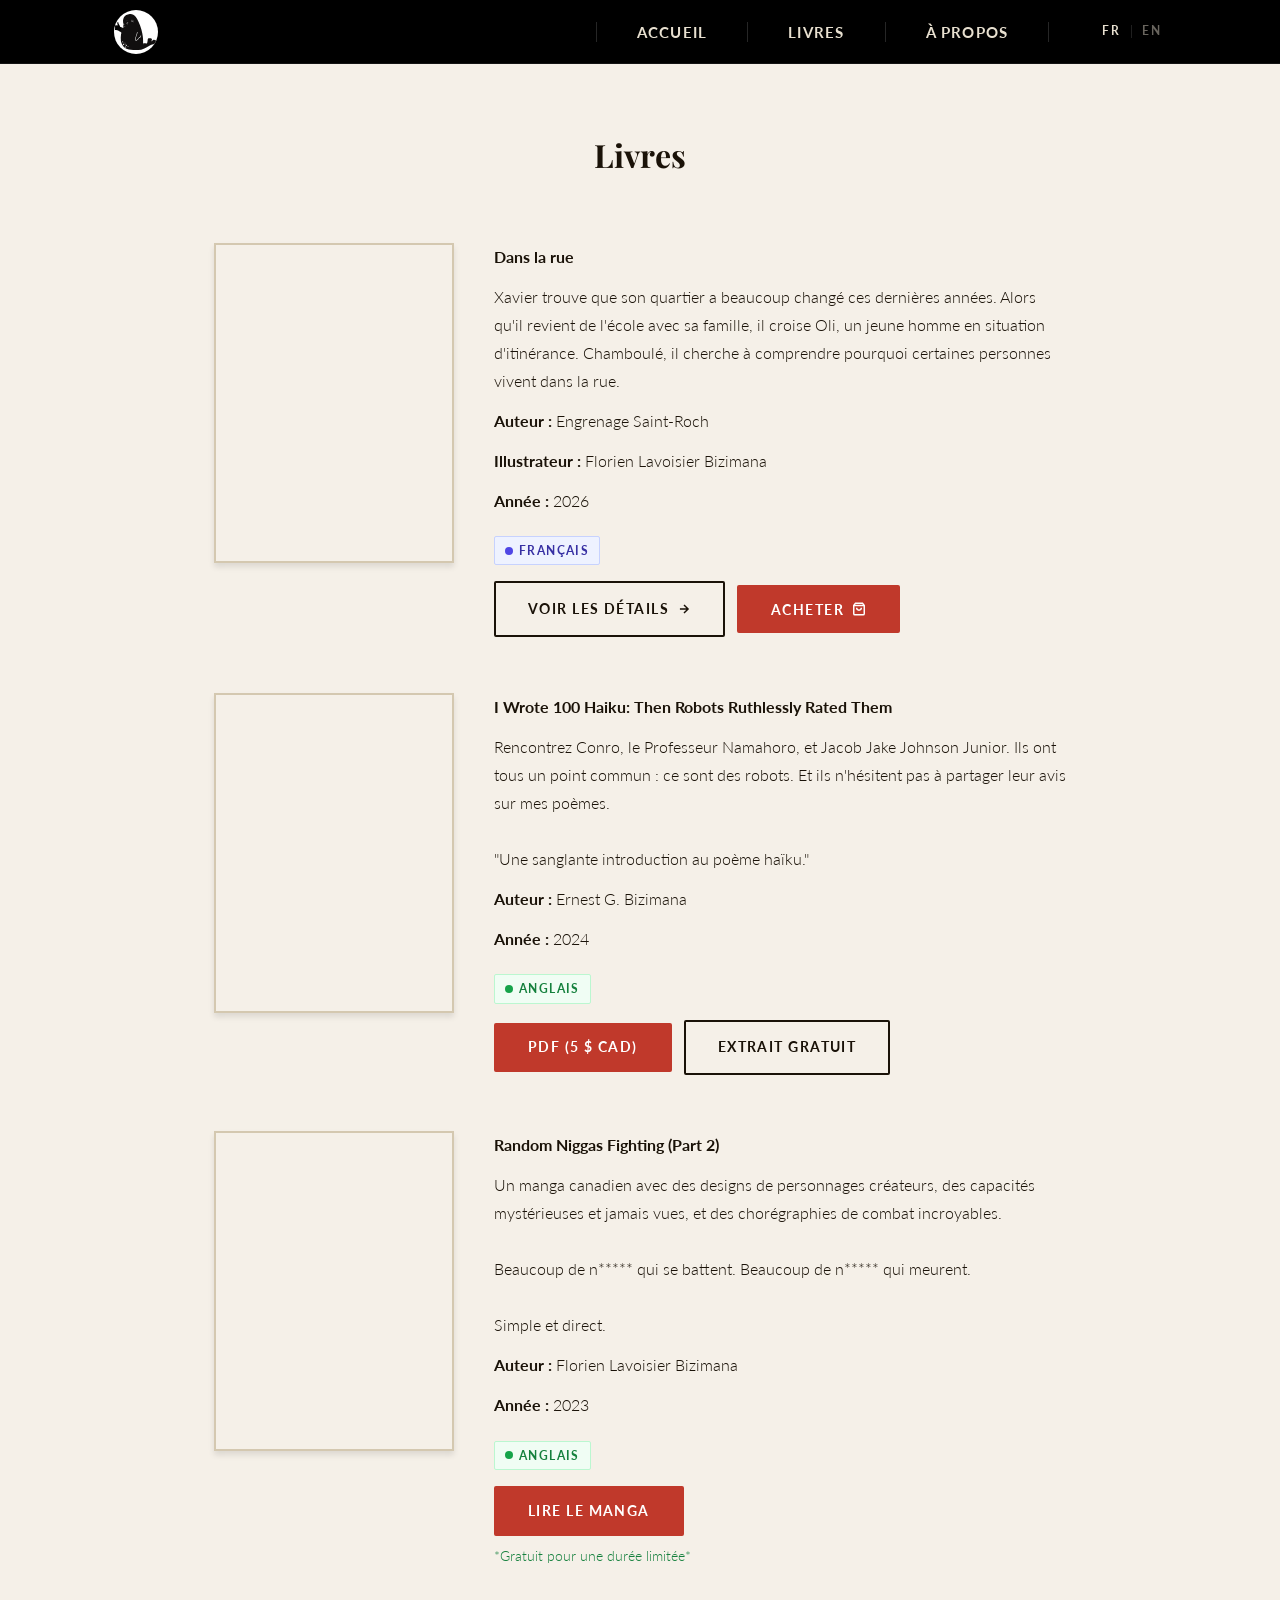
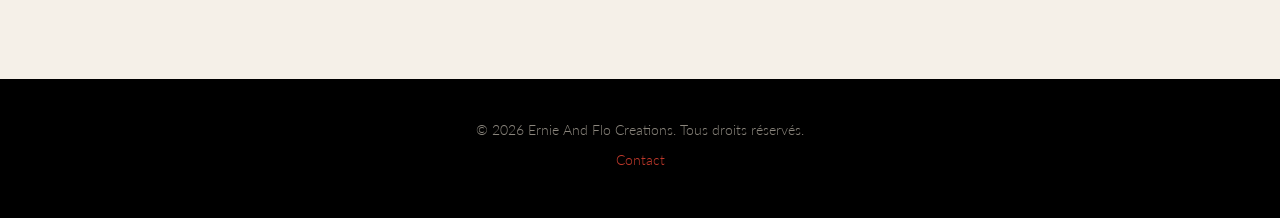
<file: books.html>
<!DOCTYPE html>
<html lang="fr">
<head>
  <meta charset="UTF-8">
  <meta name="viewport" content="width=device-width, initial-scale=1.0">
  <meta name="description" content="Livres par Ernie And Flo Creations -- poesie, manga, et plus.">
  <title>Livres -- Ernie And Flo</title>
  <link rel="stylesheet" href="css/styles.css">
  <link rel="stylesheet" href="css/i18n.css">
  <link rel="icon" type="image/png" href="/favicon-96x96.png" sizes="96x96" />
  <link rel="icon" type="image/svg+xml" href="/favicon.svg" />
  <link rel="shortcut icon" href="/favicon.ico" />
  <link rel="apple-touch-icon" sizes="180x180" href="/apple-touch-icon.png" />
  <meta name="apple-mobile-web-app-title" content="EAF" />
  <link rel="manifest" href="/site.webmanifest" />
</head>
<body>

  <header>
    <nav>
      <a href="index.html" class="nav-logo" aria-label="Retour a l'accueil">
        <img
          src="images/meme_sealofapproval.svg"
          alt="Ernie And Flo"
          width="44" height="44"
        >
      </a>

      <button id="menu-toggle" class="menu-toggle" aria-expanded="false" aria-controls="dropdown-menu"
        data-i18n-aria="nav.toggle">
        <svg xmlns="http://www.w3.org/2000/svg" width="24" height="24" fill="none" viewBox="0 0 24 24" stroke="currentColor" stroke-width="2" aria-hidden="true">
          <path stroke-linecap="round" stroke-linejoin="round" d="M4 6h16M4 12h16m-7 6h7" />
        </svg>
      </button>

      <ul class="nav-links" role="navigation" data-i18n-aria="nav.label">
        <li><div class="nav-divider" aria-hidden="true"></div></li>
        <li><a href="index.html"  data-i18n="nav.home">Accueil</a></li>
        <li><div class="nav-divider" aria-hidden="true"></div></li>
        <li><a href="books.html"  data-i18n="nav.books">Livres</a></li>
        <li><div class="nav-divider" aria-hidden="true"></div></li>
        <li><a href="about.html"  data-i18n="nav.about">A propos</a></li>
        <li><div class="nav-divider" aria-hidden="true"></div></li>
      </ul>

      <div id="dropdown-menu" class="dropdown-menu" role="navigation" data-i18n-aria="nav.mobile">
        <a href="index.html"  data-i18n="nav.home">Accueil</a>
        <a href="books.html"  data-i18n="nav.books">Livres</a>
        <a href="about.html"  data-i18n="nav.about">A propos</a>
      </div>
    </nav>
  </header>


  <section class="section" aria-labelledby="books-heading">
    <h1 class="section__title" id="books-heading" data-i18n="books.heading">Livres</h1>

    <div class="book-list">

      <!-- ── Dans la rue (French) ──────────────────────────── -->
      <article class="book-card" id="dans-la-rue">
        <div class="book-cover book-cover--dlr" role="img" aria-label="Couverture de Dans la rue"></div>

        <div class="book-info">
          <ul class="book-info__meta">
            <!--
              Book title is intentionally NOT wrapped in data-i18n.
              Titles are never translated, per project rules.
            -->
            <li><strong>Dans la rue</strong></li>
            <li data-i18n="books.dlr.desc">
              Xavier trouve que son quartier a beaucoup change ces dernieres annees...
            </li>
            <li>
              <strong data-i18n="books.dlr.author">Auteur :</strong>
              Engrenage Saint-Roch
            </li>
            <li>
              <strong data-i18n="books.dlr.illustrator">Illustrateur :</strong>
              Florien Lavoisier Bizimana
            </li>
            <li>
              <strong data-i18n="books.dlr.year">Annee :</strong>
              2026
            </li>
          </ul>

          <!-- Book language badge -->
          <span class="book-lang-badge" data-book-lang="fr">Francais</span>

          <div class="book-info__actions" style="margin-top: 1rem;">
            <a href="danslarue.html" class="btn btn-secondary">
              <span data-i18n="books.dlr.cta.details">Voir les details</span>
              <svg width="14" height="14" viewBox="0 0 24 24" fill="none" stroke="currentColor" stroke-width="2.5" aria-hidden="true"><path d="M5 12h14M12 5l7 7-7 7"/></svg>
            </a>
            <button class="btn btn-primary" data-open-buy aria-haspopup="dialog" aria-controls="buy-modal">
              <span data-i18n="books.dlr.cta.buy">Acheter</span>
              <svg width="14" height="14" viewBox="0 0 24 24" fill="none" stroke="currentColor" stroke-width="2.5" aria-hidden="true"><path d="M6 2L3 6v14a2 2 0 002 2h14a2 2 0 002-2V6l-3-4z"/><line x1="3" y1="6" x2="21" y2="6"/><path d="M16 10a4 4 0 01-8 0"/></svg>
            </button>
          </div>
        </div>
      </article>

      <!-- ── I Wrote 100 Haiku (English) ──────────────────── -->
      <article class="book-card" id="iw1hh">
        <div class="book-cover book-cover--iw1hh" role="img" aria-label="Cover of I Wrote 100 Haiku"></div>

        <div class="book-info">
          <ul class="book-info__meta">
            <li><strong>I Wrote 100 Haiku: Then Robots Ruthlessly Rated Them</strong></li>
            <li data-i18n="books.iw1hh.desc__html"></li>
            <li>
              <strong data-i18n="books.iw1hh.author">Auteur :</strong>
              Ernest G. Bizimana
            </li>
            <li>
              <strong data-i18n="books.iw1hh.year">Annee :</strong>
              2024
            </li>
          </ul>

          <!-- Book language badge -->
          <span class="book-lang-badge" data-book-lang="en">Anglais</span>

          <div class="book-info__actions" style="margin-top: 1rem;">
            <a href="https://buymeacoffee.com/grossetete/e/377888" class="btn btn--red" target="_blank" rel="noopener">
              <span data-i18n="books.iw1hh.cta.pdf">PDF (5$ CAD)</span>
            </a>
            <a href="sample.html" class="btn btn-secondary">
              <span data-i18n="books.iw1hh.cta.sample">Extrait gratuit</span>
            </a>
          </div>
        </div>
      </article>

      <!-- ── Random Niggas Fighting Pt.2 (English) ─────────── -->
      <article class="book-card" id="rnf2">
        <div class="book-cover book-cover--rnf2" role="img" aria-label="Cover of Random Niggas Fighting Part 2"></div>

        <div class="book-info">
          <ul class="book-info__meta">
            <li><strong>Random Niggas Fighting (Part 2)</strong></li>
            <li data-i18n="books.rnf2.desc__html"></li>
            <li>
              <strong data-i18n="books.rnf2.author">Auteur :</strong>
              Florien Lavoisier Bizimana
            </li>
            <li>
              <strong data-i18n="books.rnf2.year">Annee :</strong>
              2023
            </li>
          </ul>

          <!-- Book language badge -->
          <span class="book-lang-badge" data-book-lang="en">Anglais</span>

          <div class="book-info__actions" style="margin-top: 1rem;">
            <a href="https://globalcomix.com/c/random-niggas-fighting-part-2" class="btn btn--red" target="_blank" rel="noopener">
              <span data-i18n="books.rnf2.cta.read">Lire le manga</span>
            </a>
          </div>
          <p class="book-info__note" data-i18n="books.rnf2.note">*Gratuit pour une duree limitee*</p>
        </div>
      </article>

      <!--
        ADD NEW BOOKS:
        1. Copy an <article class="book-card"> block above.
        2. Give it a unique id.
        3. Add a .book-cover--[slug] CSS rule in styles.css (section 12).
        4. Set data-book-lang="fr" or "en" on the .book-lang-badge.
        5. Add translation keys in js/i18n.js under both "fr" and "en".
      -->

    </div>
  </section>


  <!-- BUY MODAL (Dans la rue) -->
  <div id="buy-modal" class="modal-overlay" role="dialog" aria-modal="true" aria-labelledby="modal-title">
    <div class="modal-box">
      <button id="modal-close-btn" class="modal-close" data-i18n-aria="modal.close">✕</button>

      <h2 class="modal-title" id="modal-title" data-i18n="modal.title">Ou l'acheter</h2>
      <p class="modal-subtitle" data-i18n="modal.subtitle">Choisissez votre libraire prefere :</p>

      <div class="modal-links">
        <a href="https://www.miditrente.ca/fr/produit/dans-la-rue" class="modal-link" target="_blank" rel="noopener">
          <span data-i18n="modal.miditrente">Editions Midi trente (editeur)</span>
          <span class="link-arrow" aria-hidden="true">→</span>
        </a>
        <a href="https://pantoute.leslibraires.ca/livres/dans-la-rue-album-psychoeducatif-pour-mieux-comprendre-l-itinerance-9782925568124" class="modal-link" target="_blank" rel="noopener">
          <span data-i18n="modal.pantoute">Librairie Pantoute</span>
          <span class="link-arrow" aria-hidden="true">→</span>
        </a>
        <a href="https://www.archambault.ca/livres/dans-la-rue-album-psycho%C3%A9ducatif-pour-mieux-comprendre-l'itin%C3%A9rance/collectif/9782925568124/?id=4594699&cat=1890822" class="modal-link" target="_blank" rel="noopener">
          <span data-i18n="modal.archambault">Archambault</span>
          <span class="link-arrow" aria-hidden="true">→</span>
        </a>
        <a href="https://www.renaud-bray.com/Livres_Produit.aspx?id=4594699&def=Dans+la+rue+%3a+Album+psycho%c3%a9ducatif+pour+mieux+comprendre+l%27itin%c3%a9rance%2cCOLLECTIF%2c9782925568124" class="modal-link" target="_blank" rel="noopener">
          <span data-i18n="modal.renaudbray">Renaud-Bray</span>
          <span class="link-arrow" aria-hidden="true">→</span>
        </a>
      </div>

      <hr class="modal-divider">

      <div class="modal-library-section">
        <p class="modal-library-label" data-i18n="modal.lib.label">Ou consultez-le gratuitement</p>
        <a href="http://catalogue.bibliothequedequebec.qc.ca/client/fr_CA/general/search/detailnonmodal/ent:$002f$002fSD_ILS$002f0$002fSD_ILS:1207609/ada" class="modal-link" target="_blank" rel="noopener">
          <span data-i18n="modal.bib">Bibliotheque de Quebec</span>
          <span class="link-arrow" aria-hidden="true">→</span>
        </a>
      </div>
    </div>
  </div>


  <footer>
    <div class="footer-inner">
      <p data-i18n="footer.copy">&copy; 2026 Ernie And Flo Creations. Tous droits reserves.</p>
      <p><a href="about.html" data-i18n="footer.contact">Contact</a></p>
    </div>
  </footer>

  <script src="js/i18n.js"></script>
  <script src="js/i18n-engine.js"></script>
  <script src="js/main.js"></script>
</body>
</html>
</file>
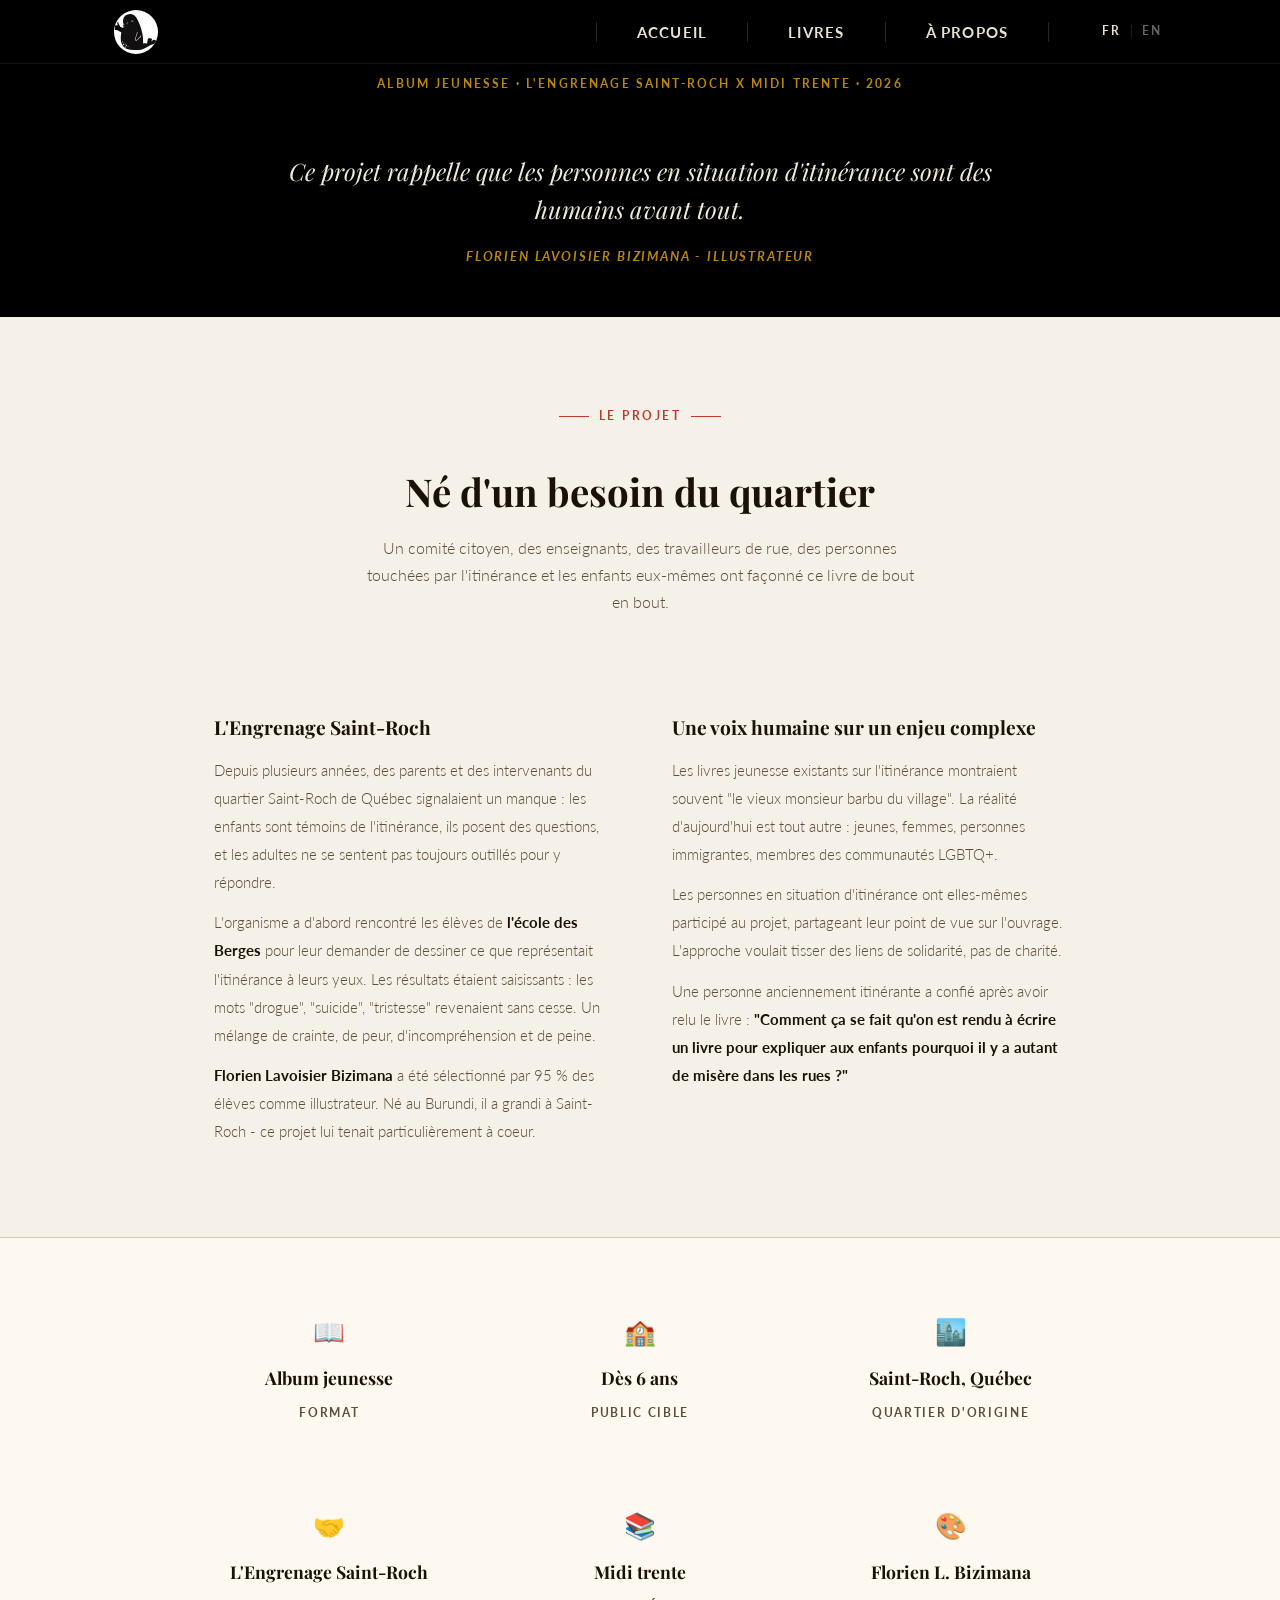
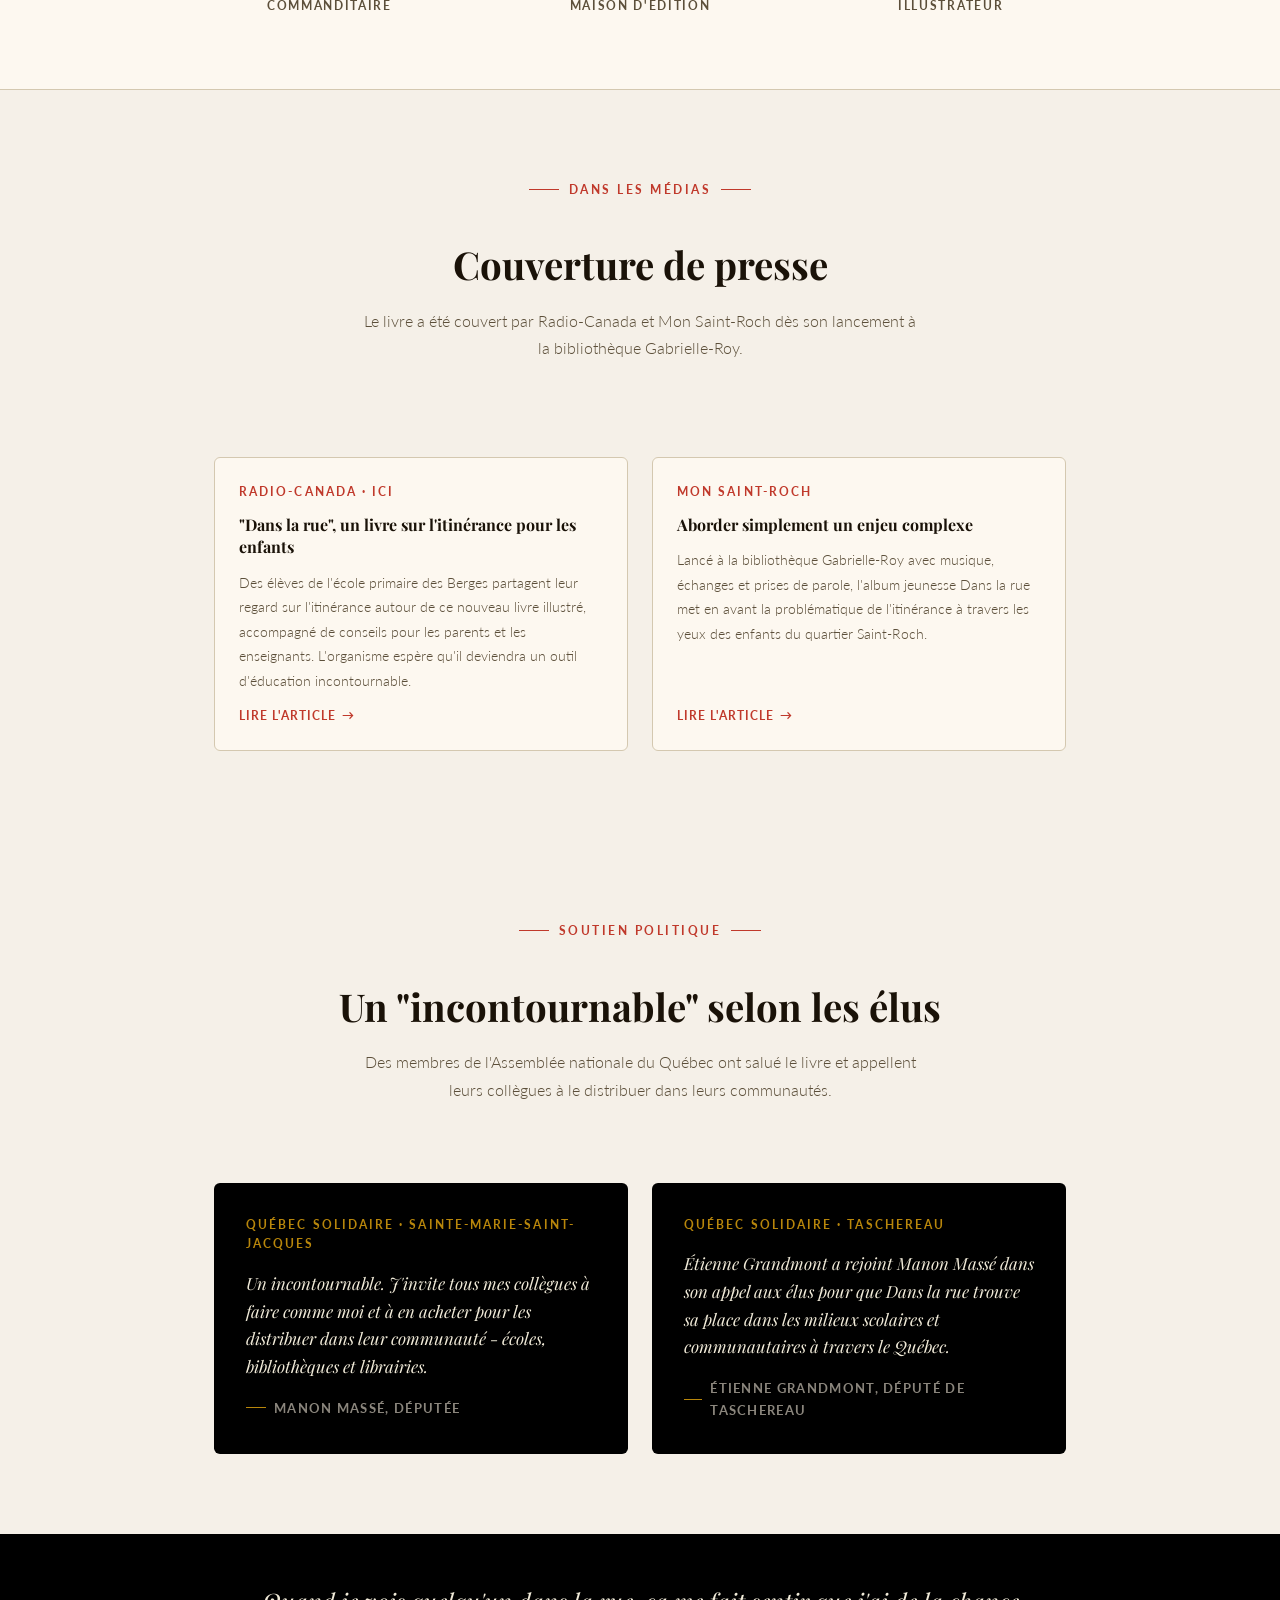
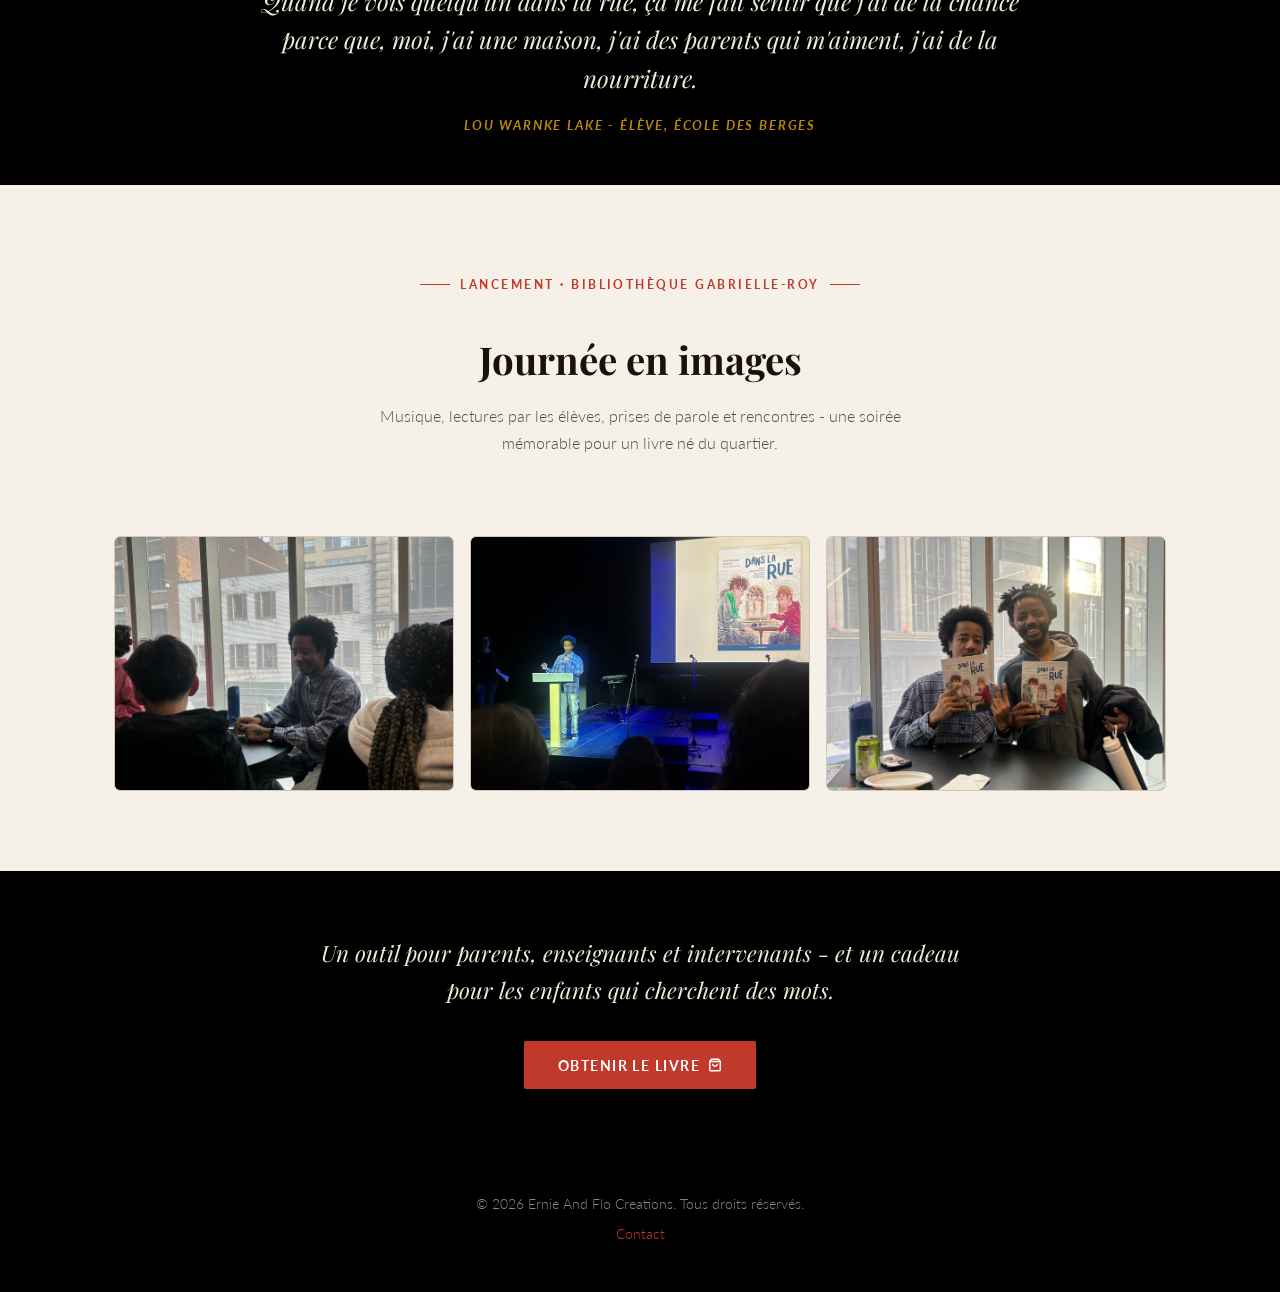
<file: danslarue.html>
<!DOCTYPE html>
<html lang="fr">
<head>
  <meta charset="UTF-8">
  <meta name="viewport" content="width=device-width, initial-scale=1.0">
  <meta name="description" content="Dans la rue -- album jeunesse sur l'itinerance, illustre par Florien Lavoisier Bizimana.">
  <title>Dans la rue -- Ernie And Flo</title>
  <link rel="stylesheet" href="css/styles.css">
  <link rel="stylesheet" href="css/i18n.css">
  <link rel="icon" type="image/png" href="/favicon-96x96.png" sizes="96x96" />
  <link rel="icon" type="image/svg+xml" href="/favicon.svg" />
  <link rel="shortcut icon" href="/favicon.ico" />
  <link rel="apple-touch-icon" sizes="180x180" href="/apple-touch-icon.png" />
  <meta name="apple-mobile-web-app-title" content="EAF" />
  <link rel="manifest" href="/site.webmanifest" />
</head>
<body>

  <header>
    <nav>
      <a href="index.html" class="nav-logo" aria-label="Retour a l'accueil">
        <img
          src="images/meme_sealofapproval.svg"
          alt="Ernie And Flo"
          width="44" height="44"
        >
      </a>

      <button id="menu-toggle" class="menu-toggle" aria-expanded="false" aria-controls="dropdown-menu"
        data-i18n-aria="nav.toggle">
        <svg xmlns="http://www.w3.org/2000/svg" fill="none" viewBox="0 0 24 24" stroke="currentColor" aria-hidden="true">
          <path stroke-linecap="round" stroke-linejoin="round" stroke-width="2" d="M4 6h16M4 12h16m-7 6h7"/>
        </svg>
      </button>

      <ul class="nav-links" role="navigation" data-i18n-aria="nav.label">
        <li><div class="nav-divider" aria-hidden="true"></div></li>
        <li><a href="index.html" data-i18n="nav.home">Accueil</a></li>
        <li><div class="nav-divider" aria-hidden="true"></div></li>
        <li><a href="books.html" data-i18n="nav.books">Livres</a></li>
        <li><div class="nav-divider" aria-hidden="true"></div></li>
        <li><a href="about.html" data-i18n="nav.about">A propos</a></li>
        <li><div class="nav-divider" aria-hidden="true"></div></li>
      </ul>

      <div id="dropdown-menu" class="dropdown-menu" role="navigation" data-i18n-aria="nav.mobile">
        <a href="index.html" data-i18n="nav.home">Accueil</a>
        <a href="books.html" data-i18n="nav.books">Livres</a>
        <a href="about.html" data-i18n="nav.about">A propos</a>
      </div>
    </nav>
  </header>


  <div class="page-intro">
    <p data-i18n="dlr.banner">Album jeunesse · L'Engrenage Saint-Roch x Midi trente · 2026</p>
  </div>

  <div class="quote-band">
    <blockquote data-i18n="dlr.quote">
      Ce projet rappelle que les personnes en situation d'itinerance sont des humains avant tout.
    </blockquote>
    <cite data-i18n="dlr.quote.cite">Florien Lavoisier Bizimana - Illustrateur</cite>
  </div>

  <section class="section-block">
    <p class="section-label" data-i18n="dlr.project.label">Le projet</p>
    <h2 class="section-block__title" data-i18n="dlr.project.title">Ne d'un besoin du quartier</h2>
    <p class="section-block__lead" data-i18n="dlr.project.lead">
      Un comite citoyen, des enseignants, des travailleurs de rue, des personnes touchees par
      l'itinerance et les enfants eux-memes ont faconne ce livre de bout en bout.
    </p>
  </section>

  <div class="project-grid">
    <div class="project-col">
      <h3 data-i18n="dlr.col1.title">L'Engrenage Saint-Roch</h3>
      <p data-i18n="dlr.col1.p1"></p>
      <p data-i18n="dlr.col1.p2__html"></p>
      <p data-i18n="dlr.col1.p3__html"></p>
    </div>
    <div class="project-col">
      <h3 data-i18n="dlr.col2.title">Une voix humaine sur un enjeu complexe</h3>
      <p data-i18n="dlr.col2.p1"></p>
      <p data-i18n="dlr.col2.p2"></p>
      <p data-i18n="dlr.col2.p3__html"></p>
    </div>
  </div>

  <div class="info-grid">
    <div class="info-grid-inner">
      <div class="info-item">
        <div class="info-icon">📖</div>
        <span class="info-value" data-i18n="dlr.info.format.value">Album jeunesse</span>
        <span class="info-key"   data-i18n="dlr.info.format.key">Format</span>
      </div>
      <div class="info-item">
        <div class="info-icon">🏫</div>
        <span class="info-value" data-i18n="dlr.info.age.value">Des 6 ans</span>
        <span class="info-key"   data-i18n="dlr.info.age.key">Public cible</span>
      </div>
      <div class="info-item">
        <div class="info-icon">🏙️</div>
        <span class="info-value" data-i18n="dlr.info.hood.value">Saint-Roch, Quebec</span>
        <span class="info-key"   data-i18n="dlr.info.hood.key">Quartier d'origine</span>
      </div>
      <div class="info-item">
        <div class="info-icon">🤝</div>
        <span class="info-value" data-i18n="dlr.info.sponsor.value">L'Engrenage Saint-Roch</span>
        <span class="info-key"   data-i18n="dlr.info.sponsor.key">Commanditaire</span>
      </div>
      <div class="info-item">
        <div class="info-icon">📚</div>
        <span class="info-value" data-i18n="dlr.info.publisher.value">Midi trente</span>
        <span class="info-key"   data-i18n="dlr.info.publisher.key">Maison d'edition</span>
      </div>
      <div class="info-item">
        <div class="info-icon">🎨</div>
        <span class="info-value" data-i18n="dlr.info.illus.value">Florien L. Bizimana</span>
        <span class="info-key"   data-i18n="dlr.info.illus.key">Illustrateur</span>
      </div>
    </div>
  </div>

  <section class="section-block">
    <p class="section-label" data-i18n="dlr.press.label">Dans les medias</p>
    <h2 class="section-block__title" data-i18n="dlr.press.title">Couverture de presse</h2>
    <p class="section-block__lead" data-i18n="dlr.press.lead"></p>
  </section>

  <div class="press-grid" style="padding-bottom: 5rem;">
    <div class="press-card">
      <span class="press-card__outlet" data-i18n="dlr.press1.outlet">Radio-Canada · ICI</span>
      <h3 class="press-card__headline" data-i18n="dlr.press1.headline"></h3>
      <p class="press-card__excerpt" data-i18n="dlr.press1.excerpt"></p>
      <a href="https://ici.radio-canada.ca/nouvelle/2244074/livre-itinerance-eleves-saint-roch"
        target="_blank" rel="noopener" class="press-card__link">
        <span data-i18n="dlr.press1.link">Lire l'article</span> →
      </a>
    </div>
    <div class="press-card">
      <span class="press-card__outlet" data-i18n="dlr.press2.outlet">Mon Saint-Roch</span>
      <h3 class="press-card__headline" data-i18n="dlr.press2.headline"></h3>
      <p class="press-card__excerpt" data-i18n="dlr.press2.excerpt"></p>
      <a href="https://monsaintroch.com/2026/aborder-simplement-un-enjeu-complexe-dans-la-rue-un-album-jeunesse-sur-litinerance/"
        target="_blank" rel="noopener" class="press-card__link">
        <span data-i18n="dlr.press2.link">Lire l'article</span> →
      </a>
    </div>
  </div>

  <section class="section-block" style="padding-bottom: 2rem;">
    <p class="section-label" data-i18n="dlr.endorse.label">Soutien politique</p>
    <h2 class="section-block__title" data-i18n="dlr.endorse.title">Un "incontournable" selon les elus</h2>
    <p class="section-block__lead" data-i18n="dlr.endorse.lead"></p>
  </section>

  <div class="endorsement-political">
    <div class="political-card">
      <span class="political-card__tag" data-i18n="dlr.card1.tag">Quebec solidaire · Sainte-Marie-Saint-Jacques</span>
      <p class="political-card__quote" data-i18n="dlr.card1.quote"></p>
      <span class="political-card__name" data-i18n="dlr.card1.name">Manon Masse, deputee</span>
    </div>
    <div class="political-card">
      <span class="political-card__tag" data-i18n="dlr.card2.tag">Quebec solidaire · Taschereau</span>
      <p class="political-card__quote" data-i18n="dlr.card2.quote__html"></p>
      <span class="political-card__name" data-i18n="dlr.card2.name">Etienne Grandmont, depute de Taschereau</span>
    </div>
  </div>

  <div class="quote-band">
    <blockquote data-i18n="dlr.children.quote">
      Quand je vois quelqu'un dans la rue, ca me fait sentir que j'ai de la chance
      parce que, moi, j'ai une maison, j'ai des parents qui m'aiment, j'ai de la nourriture.
    </blockquote>
    <cite data-i18n="dlr.children.cite">Lou Warnke Lake - eleve, ecole des Berges</cite>
  </div>

  <section class="section-block" style="padding-bottom: 2rem;">
    <p class="section-label" data-i18n="dlr.gallery.label">Lancement · Bibliotheque Gabrielle-Roy</p>
    <h2 class="section-block__title" data-i18n="dlr.gallery.title">Journee en images</h2>
    <p class="section-block__lead" data-i18n="dlr.gallery.lead"></p>
  </section>

  <div class="gallery">
    <div class="gallery-item">
      <img
        src="images/meet-and-greet.jpg"
        data-i18n-aria="dlr.gallery.alt1"
        alt="Lancement de Dans la rue a la bibliotheque Gabrielle-Roy"
        onerror="this.parentElement.style.background='var(--color-bg)'; this.style.display='none';"
      >
    </div>
    <div class="gallery-item">
      <img
        src="images/auditorium.jpg"
        data-i18n-aria="dlr.gallery.alt2"
        alt="Meet and greet avec Florien Bizimana"
        onerror="this.parentElement.style.background='var(--color-bg)'; this.style.display='none';"
      >
    </div>
    <div class="gallery-item">
      <img
        src="images/flo-and-ernie.jpg"
        data-i18n-aria="dlr.gallery.alt3"
        alt="Eleves de l'ecole des Berges au lancement"
        onerror="this.parentElement.style.background='var(--color-bg)'; this.style.display='none';"
      >
    </div>
  </div>

  <div class="quote-band" style="padding: 4rem 1.5rem;">
    <p style="font-family:var(--font-display);font-size:clamp(1.1rem,2.5vw,1.4rem);font-style:italic;color:#f0ead8;max-width:640px;margin:0 auto 2rem;line-height:1.65;"
      data-i18n="dlr.final.quote">
      Un outil pour parents, enseignants et intervenants - et un cadeau pour les enfants qui cherchent des mots.
    </p>
    <button class="btn btn-primary" data-open-buy aria-haspopup="dialog" aria-controls="buy-modal">
      <span data-i18n="dlr.final.cta">Obtenir le livre</span>
      <svg width="14" height="14" viewBox="0 0 24 24" fill="none" stroke="currentColor" stroke-width="2.5" aria-hidden="true"><path d="M6 2L3 6v14a2 2 0 002 2h14a2 2 0 002-2V6l-3-4z"/><line x1="3" y1="6" x2="21" y2="6"/><path d="M16 10a4 4 0 01-8 0"/></svg>
    </button>
  </div>

  <footer>
    <div class="footer-inner">
      <p data-i18n="footer.copy">&copy; 2026 Ernie And Flo Creations. Tous droits reserves.</p>
      <p><a href="about.html" data-i18n="footer.contact">Contact</a></p>
    </div>
  </footer>

  <!-- BUY MODAL -->
  <div id="buy-modal" class="modal-overlay" role="dialog" aria-modal="true" aria-labelledby="modal-title">
    <div class="modal-box">
      <button id="modal-close-btn" class="modal-close" data-i18n-aria="modal.close">✕</button>
      <h2 class="modal-title" id="modal-title" data-i18n="modal.title">Ou l'acheter</h2>
      <p class="modal-subtitle" data-i18n="modal.subtitle">Choisissez votre libraire prefere :</p>
      <div class="modal-links">
        <a href="https://www.miditrente.ca/fr/produit/dans-la-rue" class="modal-link" target="_blank" rel="noopener">
          <span data-i18n="modal.miditrente">Editions Midi trente (editeur)</span>
          <span class="link-arrow" aria-hidden="true">→</span>
        </a>
        <a href="https://pantoute.leslibraires.ca/livres/dans-la-rue-album-psychoeducatif-pour-mieux-comprendre-l-itinerance-9782925568124" class="modal-link" target="_blank" rel="noopener">
          <span data-i18n="modal.pantoute">Librairie Pantoute</span>
          <span class="link-arrow" aria-hidden="true">→</span>
        </a>
        <a href="https://www.archambault.ca/livres/dans-la-rue-album-psycho%C3%A9ducatif-pour-mieux-comprendre-l'itin%C3%A9rance/collectif/9782925568124/?id=4594699&cat=1890822" class="modal-link" target="_blank" rel="noopener">
          <span data-i18n="modal.archambault">Archambault</span>
          <span class="link-arrow" aria-hidden="true">→</span>
        </a>
        <a href="https://www.renaud-bray.com/Livres_Produit.aspx?id=4594699&def=Dans+la+rue+%3a+Album+psycho%c3%a9ducatif+pour+mieux+comprendre+l%27itin%c3%a9rance%2cCOLLECTIF%2c9782925568124" class="modal-link" target="_blank" rel="noopener">
          <span data-i18n="modal.renaudbray">Renaud-Bray</span>
          <span class="link-arrow" aria-hidden="true">→</span>
        </a>
      </div>
      <hr class="modal-divider">
      <div class="modal-library-section">
        <p class="modal-library-label" data-i18n="modal.lib.label">Ou consultez-le gratuitement</p>
        <a href="http://catalogue.bibliothequedequebec.qc.ca/client/fr_CA/general/search/detailnonmodal/ent:$002f$002fSD_ILS$002f0$002fSD_ILS:1207609/ada" class="modal-link" target="_blank" rel="noopener">
          <span data-i18n="modal.bib">Bibliotheque de Quebec</span>
          <span class="link-arrow" aria-hidden="true">→</span>
        </a>
      </div>
    </div>
  </div>

  <script src="js/i18n.js"></script>
  <script src="js/i18n-engine.js"></script>
  <script src="js/main.js"></script>
</body>
</html>
</file>
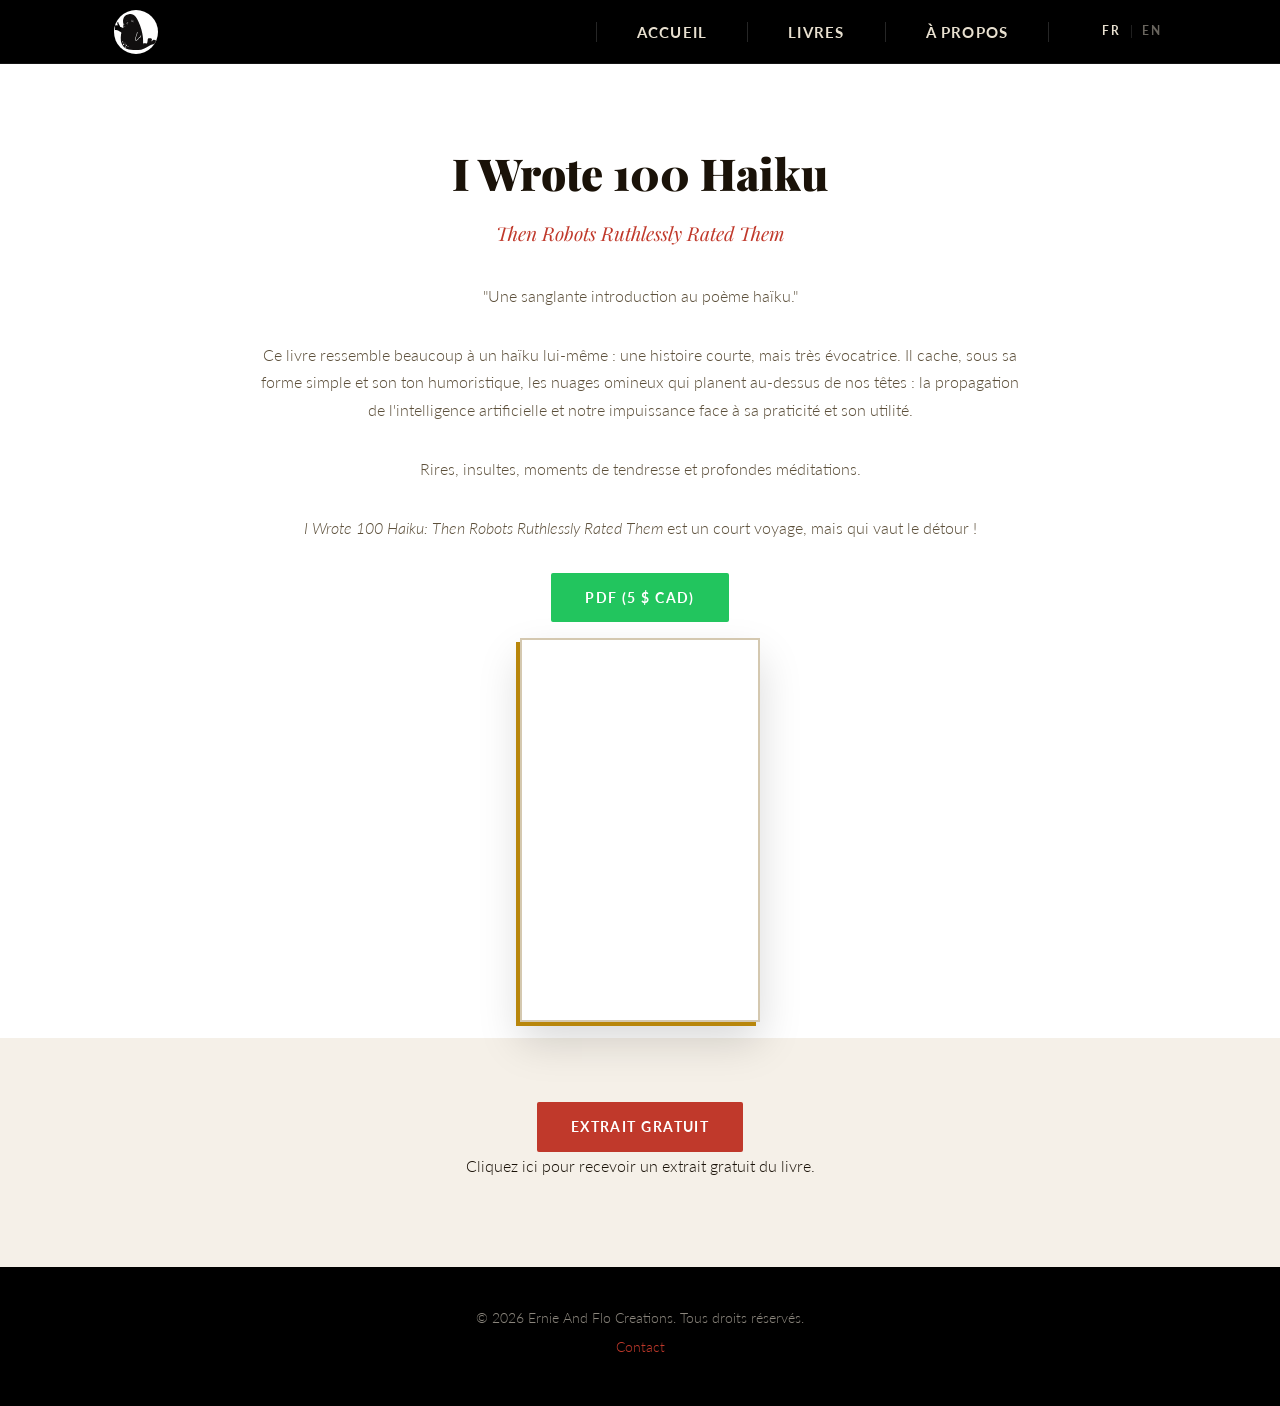
<file: iw1hh.html>
<!DOCTYPE html>
<html lang="fr">
<head>
  <meta charset="UTF-8">
  <meta name="viewport" content="width=device-width, initial-scale=1.0">
  <meta name="description" content="I Wrote 100 Haiku: Then Robots Ruthlessly Rated Them -- une exploration poetique de l'intelligence artificielle.">
  <title>I Wrote 100 Haiku -- Ernie And Flo</title>
  <link rel="stylesheet" href="css/styles.css">
  <link rel="stylesheet" href="css/i18n.css">
  <link rel="icon" type="image/png" href="/favicon-96x96.png" sizes="96x96" />
  <link rel="icon" type="image/svg+xml" href="/favicon.svg" />
  <link rel="shortcut icon" href="/favicon.ico" />
  <link rel="apple-touch-icon" sizes="180x180" href="/apple-touch-icon.png" />
  <meta name="apple-mobile-web-app-title" content="EAF" />
  <link rel="manifest" href="/site.webmanifest" />
</head>
<body>

  <header>
    <nav>
      <a href="index.html" class="nav-logo" aria-label="Retour a l'accueil">
        <img
          src="images/meme_sealofapproval.svg"
          alt="Ernie And Flo"
          width="44" height="44"
        >
      </a>

      <button id="menu-toggle" class="menu-toggle" aria-expanded="false" aria-controls="dropdown-menu"
        data-i18n-aria="nav.toggle">
        <svg xmlns="http://www.w3.org/2000/svg" width="24" height="24" fill="none" viewBox="0 0 24 24" stroke="currentColor" stroke-width="2" aria-hidden="true">
          <path stroke-linecap="round" stroke-linejoin="round" d="M4 6h16M4 12h16m-7 6h7" />
        </svg>
      </button>

      <ul class="nav-links" role="navigation" data-i18n-aria="nav.label">
        <li><div class="nav-divider" aria-hidden="true"></div></li>
        <li><a href="index.html" data-i18n="nav.home">Accueil</a></li>
        <li><div class="nav-divider" aria-hidden="true"></div></li>
        <li><a href="books.html" data-i18n="nav.books">Livres</a></li>
        <li><div class="nav-divider" aria-hidden="true"></div></li>
        <li><a href="about.html" data-i18n="nav.about">A propos</a></li>
        <li><div class="nav-divider" aria-hidden="true"></div></li>
      </ul>

      <div id="dropdown-menu" class="dropdown-menu" role="navigation" data-i18n-aria="nav.mobile">
        <a href="index.html" data-i18n="nav.home">Accueil</a>
        <a href="books.html" data-i18n="nav.books">Livres</a>
        <a href="about.html" data-i18n="nav.about">A propos</a>
      </div>
    </nav>
  </header>


  <section class="iw1hh-hero" aria-labelledby="iw1hh-title">
    <!--
      "I Wrote 100 Haiku" is the book title -- never translated.
      The subtitle "Then Robots Ruthlessly Rated Them" IS translated
      because it functions as a tagline, not part of the title proper.
    -->
    <h1 class="iw1hh-hero__title" id="iw1hh-title">I Wrote 100 Haiku</h1>
    <h2 class="iw1hh-hero__subtitle" data-i18n="iw1hh.subtitle">Then Robots Ruthlessly Rated Them</h2>

    <p class="section__lead" data-i18n="iw1hh.tagline">"A bloody introduction to the haiku poem."</p>
    <p class="section__lead" data-i18n="iw1hh.p1"></p>
    <p class="section__lead" data-i18n="iw1hh.p2"></p>
    <p class="section__lead" data-i18n="iw1hh.p3__html"></p>

    <div class="cta-group" style="justify-content:center; margin-top:1.5rem;">
      <a href="https://www.buymeacoffee.com/grossetete/e/377888" class="btn btn--green">
        <span data-i18n="iw1hh.cta.pdf">PDF (5$ CAD)</span>
      </a>
    </div>
  </section>

  <div class="iw1hh-cover-wrap">
    <div class="iw1hh-cover" role="img" aria-label="Book cover -- I Wrote 100 Haiku"></div>
  </div>

  <section class="section" style="text-align:center;">
    <a href="sample.html" class="btn btn--red btn--iw1hh">
      <span data-i18n="iw1hh.cta.sample">Extrait gratuit</span>
    </a>
    <p class="sample-click" data-i18n="iw1hh.sample.click">
      Cliquez ici pour recevoir un extrait gratuit du livre.
    </p>
  </section>


  <footer>
    <div class="footer-inner">
      <p data-i18n="footer.copy">&copy; 2026 Ernie And Flo Creations. Tous droits reserves.</p>
      <p><a href="about.html" data-i18n="footer.contact">Contact</a></p>
    </div>
  </footer>

  <script src="js/i18n.js"></script>
  <script src="js/i18n-engine.js"></script>
  <script src="js/main.js"></script>
</body>
</html>
</file>
<file: css/styles.css>
@import url('https://fonts.googleapis.com/css2?family=Playfair+Display:ital,wght@0,400;0,700;0,900;1,400;1,700&family=Lato:wght@300;400;700&display=swap');

/* ============================================================
   Ernie And Flo — Main Stylesheet
   ============================================================
   1.  Design Tokens
   2.  Reset & Base
   3.  Header & Navigation
   4.  Buttons
   5.  Hero Section
   6.  Quote / Banner Band
   7.  About Section
   8.  Info Grid
   9.  Endorsement Section
   10. Buy Modal
   11. Forms (contact & sample)
   12. Book List (books.html catalog)
   13. IW1HH Landing Page
   14. Dans la rue — Page-specific
   15. Confirmation Pages
   16. Footer
   17. Animations
   18. Responsive
   ============================================================ */


/* ─── 1. Design Tokens ──────────────────────────────────────── */
:root {
  /* Palette */
  --color-bg:           #f5f0e8;
  --color-bg-dark:      #000000;
  --color-bg-footer:    #f5f0e8;  /* alias for bg, used on sample.html */
  --color-ink:          #1a1208;
  --color-muted:        #5c4f3a;
  --color-accent:       #c0392b;
  --color-accent-warm:  #e07b39;
  --color-gold:         #b8860b;
  --color-cream:        #fdf8f0;
  --color-border:       #d4c8b0;
  --color-nav-link:     #e8e0d0;

  /* Typography */
  --font-display: 'Playfair Display', Georgia, serif;
  --font-body:    'Lato', Helvetica, sans-serif;

  /* Misc */
  --shadow-sm:         0 4px 6px rgba(0, 0, 0, 0.1);
  --radius:            0.375rem;
  --max-width:         1100px;
  --max-content:       760px;
  --transition:        0.35s cubic-bezier(0.4, 0, 0.2, 1);
}


/* ─── 2. Reset & Base ───────────────────────────────────────── */
*, *::before, *::after {
  box-sizing: border-box;
  margin: 0;
  padding: 0;
}

html { scroll-behavior: smooth; }

body {
  background-color: var(--color-bg);
  color: var(--color-ink);
  font-family: var(--font-body);
  font-weight: 300;
  line-height: 1.7;
  overflow-x: hidden;
}

img { max-width: 100%; display: block; }

a { color: inherit; text-decoration: none; }

ul { list-style: none; }

/* Honeypot — always hidden */
.honeypot { display: none !important; }


/* ─── 3. Header & Navigation ─────────────────────────────────── */
header {
  background-color: var(--color-bg-dark);
  border-bottom: 1px solid rgba(255, 255, 255, 0.08);
  padding: 0.6rem 0;
  position: sticky;
  top: 0;
  z-index: 100;
}

nav {
  max-width: var(--max-width);
  margin: 0 auto;
  padding: 0 1.5rem;
  display: flex;
  align-items: center;
  justify-content: space-between;
}

.nav-logo img {
  height: 44px;
  width: 44px;
  border-radius: 50%;
  background: #fff;
}

.nav-links {
  display: flex;
  align-items: center;
  gap: 2.5rem;
  list-style: none;
}

.nav-links a {
  font-family: var(--font-body);
  font-weight: 700;
  font-size: 0.95rem;
  letter-spacing: 0.08em;
  text-transform: uppercase;
  color: var(--color-nav-link);
  transition: color var(--transition);
}

.nav-links a:hover { color: var(--color-accent); }

.nav-divider {
  width: 1px;
  height: 20px;
  background: rgba(255, 255, 255, 0.15);
}

/* Hamburger */
.menu-toggle {
  display: none;
  background: none;
  border: none;
  cursor: pointer;
  color: var(--color-nav-link);
  transition: color var(--transition);
}

.menu-toggle:hover { color: var(--color-accent); }

.menu-toggle svg {
  width: 1.5rem;
  height: 1.5rem;
  display: block;
}

/* Mobile dropdown */
.dropdown-menu {
  display: none;
  flex-direction: column;
  gap: 1rem;
  background: var(--color-bg-dark);
  padding: 1.2rem 1.5rem;
  position: absolute;
  right: 1rem;
  top: 68px;
  border-radius: var(--radius);
  box-shadow: 0 8px 24px rgba(0, 0, 0, 0.4);
  z-index: 200;
  min-width: 160px;
}

.dropdown-menu.open { display: flex; }

.dropdown-menu a {
  font-family: var(--font-body);
  font-weight: 700;
  font-size: 1rem;
  letter-spacing: 0.06em;
  text-transform: uppercase;
  color: var(--color-nav-link);
  transition: color var(--transition);
}

.dropdown-menu a:hover { color: var(--color-accent); }


/* ─── 4. Buttons ────────────────────────────────────────────── */
.btn {
  display: inline-flex;
  align-items: center;
  gap: 0.5rem;
  padding: 0.85rem 2rem;
  font-family: var(--font-body);
  font-weight: 700;
  font-size: 0.9rem;
  letter-spacing: 0.1em;
  text-transform: uppercase;
  border-radius: 2px;
  cursor: pointer;
  border: 2px solid transparent;
  transition: all var(--transition);
}

.btn-primary {
  background: var(--color-accent);
  color: #fff;
  border-color: var(--color-accent);
}

.btn-primary:hover {
  background: #a93226;
  border-color: #a93226;
  transform: translateY(-2px);
  box-shadow: 0 6px 20px rgba(192, 57, 43, 0.35);
}

.btn-secondary {
  background: transparent;
  color: var(--color-ink);
  border-color: var(--color-ink);
}

.btn-secondary:hover {
  background: var(--color-ink);
  color: var(--color-cream);
  transform: translateY(-2px);
}

/* Red variant (same as primary, shorter padding) */
.btn--red {
  background: var(--color-accent);
  color: #fff;
  border-color: var(--color-accent);
  padding: 0.65rem 2rem;
}

.btn--red:hover {
  background: #a93226;
  border-color: #a93226;
  transform: translateY(-2px);
  box-shadow: 0 6px 20px rgba(192, 57, 43, 0.35);
}

/* Green (purchase) */
.btn--green {
  background: #22c55e;
  color: #fff;
  border-color: #22c55e;
  padding: 0.65rem 2rem;
}

.btn--green:hover {
  background: #15803d;
  border-color: #15803d;
  transform: translateY(-2px);
}

/* Modifiers */
.btn--full  { width: 100%; justify-content: center; }
.btn--iw1hh { margin: auto; }

.cta-group {
  display: flex;
  flex-wrap: wrap;
  gap: 1rem;
  align-items: center;
}


/* ─── 5. Hero Section ───────────────────────────────────────── */
.hero {
  display: grid;
  grid-template-columns: 1fr 1fr;
  min-height: 90vh;
  max-width: var(--max-width);
  margin: 0 auto;
  padding: 5rem 1.5rem 4rem;
  gap: 4rem;
  align-items: center;
}

.hero-text {
  opacity: 0;
  transform: translateY(28px);
  animation: fadeUp 0.9s ease forwards 0.2s;
}

.hero-eyebrow {
  font-family: var(--font-body);
  font-weight: 700;
  font-size: 0.78rem;
  letter-spacing: 0.2em;
  text-transform: uppercase;
  color: var(--color-accent);
  margin-bottom: 1.2rem;
  display: flex;
  align-items: center;
  gap: 0.6rem;
}

.hero-eyebrow::after {
  content: '';
  display: inline-block;
  width: 40px;
  height: 1px;
  background: var(--color-accent);
}

.hero-title {
  font-family: var(--font-display);
  font-size: clamp(3rem, 6vw, 5.5rem);
  font-weight: 900;
  line-height: 1.0;
  letter-spacing: -0.02em;
  color: var(--color-ink);
  margin-bottom: 0.5rem;
}

.hero-title em {
  font-style: italic;
  color: var(--color-accent);
}

.hero-subtitle {
  font-family: var(--font-display);
  font-size: clamp(0.9rem, 1.5vw, 1.1rem);
  font-style: italic;
  font-weight: 400;
  color: var(--color-muted);
  margin-bottom: 2rem;
  letter-spacing: 0.02em;
}

.hero-description {
  font-size: 1.05rem;
  font-weight: 300;
  color: var(--color-ink);
  max-width: 480px;
  margin-bottom: 1.5rem;
  line-height: 1.8;
}

.hero-meta {
  display: flex;
  flex-wrap: wrap;
  gap: 1.2rem;
  margin-bottom: 2.8rem;
}

.meta-tag {
  font-family: var(--font-body);
  font-size: 0.78rem;
  font-weight: 700;
  letter-spacing: 0.12em;
  text-transform: uppercase;
  color: var(--color-muted);
  border: 1px solid var(--color-border);
  padding: 0.3rem 0.8rem;
  border-radius: 2px;
  background: var(--color-cream);
}

/* Book visual (right column) */
.hero-visual {
  display: flex;
  justify-content: center;
  align-items: center;
  position: relative;
  opacity: 0;
  transform: translateX(24px);
  animation: fadeLeft 1s ease forwards 0.5s;
}

.hero-visual::before {
  content: '';
  position: absolute;
  width: 320px;
  height: 420px;
  background: rgba(184, 134, 11, 0.07);
  border: 1px solid var(--color-border);
  border-radius: var(--radius);
  transform: rotate(4deg);
  z-index: 1;
  top: 20px;
  right: 10px;
}

.book-wrapper { position: relative; z-index: 2; }

.book-cover-img {
  width: clamp(220px, 28vw, 340px);
  border-radius: 3px;
  box-shadow:
    -6px 6px 0 var(--color-gold),
    -12px 12px 0 rgba(184, 134, 11, 0.3),
    0 30px 60px rgba(0, 0, 0, 0.2);
  transition: transform var(--transition), box-shadow var(--transition);
}

.book-cover-img:hover {
  transform: rotate(-1.5deg) scale(1.02);
  box-shadow:
    -8px 8px 0 var(--color-gold),
    -16px 16px 0 rgba(184, 134, 11, 0.25),
    0 40px 80px rgba(0, 0, 0, 0.25);
}

.book-badge {
  position: absolute;
  bottom: -16px;
  right: -16px;
  background: var(--color-bg-dark);
  color: var(--color-nav-link);
  padding: 0.5rem 0.9rem;
  font-family: var(--font-body);
  font-size: 0.7rem;
  font-weight: 700;
  letter-spacing: 0.12em;
  text-transform: uppercase;
  border-radius: 2px;
  z-index: 3;
  white-space: nowrap;
}


/* ─── 6. Quote / Banner Band ────────────────────────────────── */
.quote-band {
  background: var(--color-bg-dark);
  color: var(--color-nav-link);
  padding: 3rem 1.5rem;
  text-align: center;
}

.quote-band blockquote {
  font-family: var(--font-display);
  font-size: clamp(1.1rem, 2.5vw, 1.5rem);
  font-style: italic;
  font-weight: 400;
  max-width: var(--max-content);
  margin: 0 auto 0.8rem;
  line-height: 1.6;
  color: #f0ead8;
}

.quote-band cite {
  font-family: var(--font-body);
  font-size: 0.82rem;
  font-weight: 700;
  letter-spacing: 0.14em;
  text-transform: uppercase;
  color: var(--color-gold);
}


/* ─── 7. About Section ──────────────────────────────────────── */
.about-section {
  max-width: 900px;
  margin: 0 auto;
  padding: 5rem 1.5rem;
  display: grid;
  grid-template-columns: 1fr 2fr;
  gap: 4rem;
  align-items: start;
}

.about-label {
  font-family: var(--font-body);
  font-weight: 700;
  font-size: 0.78rem;
  letter-spacing: 0.2em;
  text-transform: uppercase;
  color: var(--color-accent);
  padding-top: 0.3rem;
}

.about-content h2 {
  font-family: var(--font-display);
  font-size: clamp(1.6rem, 3vw, 2.4rem);
  font-weight: 700;
  line-height: 1.25;
  margin-bottom: 1.2rem;
}

.about-content p {
  font-size: 1rem;
  font-weight: 300;
  color: var(--color-muted);
  margin-bottom: 1rem;
  line-height: 1.85;
}

.about-content p strong {
  color: var(--color-ink);
  font-weight: 700;
}


/* ─── 8. Info Grid ──────────────────────────────────────────── */
.info-grid {
  background: var(--color-cream);
  border-top: 1px solid var(--color-border);
  border-bottom: 1px solid var(--color-border);
  padding: 3rem 1.5rem;
}

.info-grid-inner {
  max-width: 900px;
  margin: 0 auto;
  display: grid;
  grid-template-columns: repeat(3, 1fr);
  gap: 2rem;
}

.info-item { text-align: center; padding: 1.5rem 1rem; }

.info-icon { font-size: 1.6rem; margin-bottom: 0.6rem; }

.info-value {
  font-family: var(--font-display);
  font-size: 1.1rem;
  font-weight: 700;
  color: var(--color-ink);
  display: block;
  margin-bottom: 0.2rem;
}

.info-key {
  font-family: var(--font-body);
  font-size: 0.75rem;
  font-weight: 700;
  letter-spacing: 0.14em;
  text-transform: uppercase;
  color: var(--color-muted);
}


/* ─── 9. Endorsement Section ────────────────────────────────── */
.endorsement-section {
  max-width: 700px;
  margin: 0 auto;
  padding: 5rem 1.5rem;
  text-align: center;
}

.section-label {
  font-family: var(--font-body);
  font-weight: 700;
  font-size: 0.78rem;
  letter-spacing: 0.2em;
  text-transform: uppercase;
  color: var(--color-accent);
  display: inline-flex;
  align-items: center;
  gap: 0.6rem;
  margin-bottom: 2rem;
}

.section-label::before,
.section-label::after {
  content: '';
  display: inline-block;
  width: 30px;
  height: 1px;
  background: var(--color-accent);
}

.endorsement-card {
  background: var(--color-cream);
  border: 1px solid var(--color-border);
  border-left: 4px solid var(--color-accent);
  padding: 2rem 2.5rem;
  text-align: left;
  margin-bottom: 1.5rem;
}

.endorsement-card blockquote {
  font-family: var(--font-display);
  font-size: 1.15rem;
  font-style: italic;
  line-height: 1.7;
  color: var(--color-ink);
  margin-bottom: 1rem;
}

.endorsement-card cite {
  font-family: var(--font-body);
  font-size: 0.8rem;
  font-weight: 700;
  letter-spacing: 0.1em;
  text-transform: uppercase;
  color: var(--color-muted);
  display: flex;
  align-items: center;
  gap: 0.5rem;
}

.endorsement-card cite::before {
  content: '';
  display: inline-block;
  width: 20px;
  height: 1px;
  background: var(--color-muted);
}


/* ─── 10. Buy Modal ─────────────────────────────────────────── */
.modal-overlay {
  display: none;
  position: fixed;
  inset: 0;
  background: rgba(20, 14, 4, 0.75);
  backdrop-filter: blur(4px);
  z-index: 500;
  align-items: center;
  justify-content: center;
  padding: 1rem;
}

.modal-overlay.open { display: flex; }

.modal-box {
  background: var(--color-cream);
  border: 1px solid var(--color-border);
  border-radius: var(--radius);
  padding: 2.5rem 2rem;
  max-width: 440px;
  width: 100%;
  position: relative;
  animation: modalIn 0.3s ease;
}

.modal-close {
  position: absolute;
  top: 1rem;
  right: 1rem;
  background: none;
  border: none;
  cursor: pointer;
  color: var(--color-muted);
  font-size: 1.3rem;
  line-height: 1;
  transition: color var(--transition);
}

.modal-close:hover { color: var(--color-accent); }

.modal-title {
  font-family: var(--font-display);
  font-size: 1.5rem;
  font-weight: 700;
  margin-bottom: 0.4rem;
}

.modal-subtitle {
  font-size: 0.88rem;
  color: var(--color-muted);
  margin-bottom: 2rem;
}

.modal-links {
  display: flex;
  flex-direction: column;
  gap: 0.75rem;
}

.modal-link {
  display: flex;
  align-items: center;
  justify-content: space-between;
  padding: 0.9rem 1.2rem;
  border: 1.5px solid var(--color-border);
  border-radius: var(--radius);
  background: #fff;
  font-family: var(--font-body);
  font-weight: 700;
  font-size: 0.9rem;
  letter-spacing: 0.04em;
  color: var(--color-ink);
  transition: all var(--transition);
  cursor: pointer;
}

.modal-link:hover {
  border-color: var(--color-accent);
  background: var(--color-bg);
  color: var(--color-accent);
  transform: translateX(4px);
}

.modal-link .link-arrow {
  font-size: 0.9rem;
  opacity: 0.5;
  transition: opacity var(--transition), transform var(--transition);
}

.modal-link:hover .link-arrow {
  opacity: 1;
  transform: translateX(3px);
}

.modal-divider {
  margin: 1.5rem 0 1rem;
  border: none;
  border-top: 1px solid var(--color-border);
}

.modal-library-label {
  font-family: var(--font-body);
  font-size: 0.72rem;
  font-weight: 700;
  letter-spacing: 0.15em;
  text-transform: uppercase;
  color: var(--color-muted);
  margin-bottom: 0.6rem;
}


/* ─── 11. Forms (contact & sample) ─────────────────────────── */
.section {
  padding: 4rem 1.5rem;
}

.section__title {
  font-family: var(--font-display);
  font-size: clamp(1.5rem, 3vw, 2rem);
  font-weight: 700;
  text-align: center;
  margin-bottom: 0.75rem;
}

.section__lead {
  text-align: center;
  max-width: 48rem;
  margin: 0 auto 2rem;
  color: var(--color-muted);
  font-size: 1rem;
  font-weight: 300;
}

.form-card {
  max-width: 32rem;
  margin: 0 auto;
  background-color: var(--color-cream);
  border: 1px solid var(--color-border);
  padding: 2rem;
  border-radius: var(--radius);
  box-shadow: var(--shadow-sm);
}

.form-group { margin-bottom: 1.25rem; }

.form-card label {
  display: block;
  font-family: var(--font-body);
  font-weight: 700;
  font-size: 0.85rem;
  letter-spacing: 0.06em;
  text-transform: uppercase;
  color: var(--color-muted);
  margin-bottom: 0.4rem;
}

.form-card input[type="text"],
.form-card input[type="email"],
.form-card textarea {
  width: 100%;
  border: 1px solid var(--color-border);
  border-radius: var(--radius);
  padding: 0.6rem 1rem;
  font-size: 1rem;
  font-family: var(--font-body);
  font-weight: 300;
  background: #fff;
  color: var(--color-ink);
  transition: border-color var(--transition);
}

.form-card input:focus,
.form-card textarea:focus {
  outline: none;
  border-color: var(--color-accent);
}

.form-card textarea { resize: vertical; }

.consent-row {
  display: flex;
  align-items: flex-start;
  gap: 0.6rem;
}

.consent-row input[type="checkbox"] {
  margin-top: 0.2rem;
  flex-shrink: 0;
  accent-color: var(--color-accent);
}

.form-error {
  color: var(--color-accent);
  font-size: 0.82rem;
  margin-top: 0.3rem;
  display: none;
}

.form-error.is-visible { display: block; }

.form-success {
  text-align: center;
  color: #15803d;
  font-size: 1rem;
  margin-top: 1.5rem;
  display: none;
}

.form-success.is-visible { display: block; }

/* Inline response message (sample.html) */
#responseMessage {
  text-align: center;
  color: #16a34a;
  display: none;
  margin-top: 1.5rem;
}


/* ─── 12. Book List (books.html catalog) ────────────────────── */
.book-list {
  max-width: 900px;
  margin: 0 auto;
  display: grid;
  gap: 3.5rem;
  padding: 3rem 1.5rem;
}

.book-card {
  display: flex;
  flex-direction: column;
  gap: 1.5rem;
}

@media (min-width: 768px) {
  .book-card {
    flex-direction: row;
    align-items: flex-start;
    gap: 2.5rem;
  }
}

/* CSS-background cover */
.book-cover {
  width: 15rem;
  height: 20rem;
  flex-shrink: 0;
  background-size: contain;
  background-repeat: no-repeat;
  background-position: center;
  border: 2px solid var(--color-border);
  box-shadow: var(--shadow-sm);
  margin: 0 auto;
}

@media (min-width: 768px) {
  .book-cover { margin: 0; }
}

/* Cover variants — add one per book */
.book-cover--iw1hh {
  background-image: url('https://github.com/ernieandflo-dotcom/bookshelf/blob/ernieandflo-website/images/IW1HH_Front-cover_wbg.png?raw=true');
}

.book-cover--rnf2 {
  background-image: url('https://github.com/ernieandflo-dotcom/bookshelf/blob/ernieandflo-website/images/RNFPt2_Front-cover.jpg?raw=true');
}

.book-cover--dlr {
  background-image: url('https://github.com/ernieandflo-dotcom/bookshelf/blob/ernieandflo-website/images/cover-front-dans-la-rue.webp?raw=true');
}

.book-info { flex: 1; }

.book-info__meta {
  display: flex;
  flex-direction: column;
  gap: 0.75rem;
  color: var(--color-ink);
  margin-bottom: 1.25rem;
  font-size: 1rem;
  font-weight: 300;
  line-height: 1.75;
  list-style: none;
}

.book-info__actions {
  display: flex;
  flex-wrap: wrap;
  gap: 0.75rem;
  align-items: center;
}

.book-info__note {
  color: #15803d;
  font-size: 0.875rem;
  margin-top: 0.5rem;
}


/* ─── 13. IW1HH Landing Page ────────────────────────────────── */
.iw1hh-hero {
  text-align: center;
  padding: 4.5rem 1.5rem 0;
  background-color: #fff;
}

.iw1hh-hero__title {
  font-family: var(--font-display);
  font-size: clamp(1.75rem, 4vw, 2.75rem);
  font-weight: 900;
  color: var(--color-ink);
  margin-bottom: 0.4rem;
}

.iw1hh-hero__subtitle {
  font-family: var(--font-display);
  font-size: 1.2rem;
  color: var(--color-accent);
  font-style: italic;
  font-weight: 400;
  margin-bottom: 2rem;
}

.iw1hh-cover-wrap {
  text-align: center;
  padding: 1rem;
  background-color: #fff;
}

.iw1hh-cover {
  width: 15rem;
  height: 24rem;
  margin: 0 auto;
  background-image: url('https://github.com/ernieandflo-dotcom/bookshelf/blob/ernieandflo-website/images/IW1HH_Front-cover_wbg.png?raw=true');
  background-size: cover;
  background-position: center;
  border: 2px solid var(--color-border);
  box-shadow:
    -4px 4px 0 var(--color-gold),
    0 20px 40px rgba(0, 0, 0, 0.15);
}

.sample-click { margin-bottom: 1.5rem; }

/* Reusable prose wrapper */
.prose-section {
  max-width: var(--max-content);
  margin: 0 auto;
  padding: 1rem 1.5rem 2rem;
  text-align: center;
}

.prose-section p {
  font-size: 1.05rem;
  font-weight: 300;
  color: var(--color-ink);
  line-height: 1.85;
  margin-bottom: 1.25rem;
}


/* ─── 14. Dans la rue — Page-specific ──────────────────────── */

/* Top accent bar */
.page-intro {
  background: var(--color-bg-dark);
  text-align: center;
  padding: 0.6rem 1.5rem;
}

.page-intro p {
  font-family: var(--font-body);
  font-size: 0.75rem;
  font-weight: 700;
  letter-spacing: 0.18em;
  text-transform: uppercase;
  color: var(--color-gold);
}

/* Section with label + title + lead */
.section-block {
  padding: 5rem 1.5rem 3rem;
  text-align: center;
}

.section-block__title {
  font-family: var(--font-display);
  font-size: clamp(1.6rem, 3vw, 2.4rem);
  font-weight: 700;
  color: var(--color-ink);
  margin-bottom: 0.6rem;
}

.section-block__lead {
  font-size: 1rem;
  font-weight: 300;
  color: var(--color-muted);
  max-width: 560px;
  margin: 0 auto 3rem;
}

/* About the project — two-col layout */
.project-grid {
  max-width: 900px;
  margin: 0 auto;
  padding: 0 1.5rem 5rem;
  display: grid;
  grid-template-columns: 1fr 1fr;
  gap: 4rem;
  align-items: start;
}

.project-col h3 {
  font-family: var(--font-display);
  font-size: 1.2rem;
  font-weight: 700;
  color: var(--color-ink);
  margin-bottom: 0.75rem;
}

.project-col p {
  font-size: 0.95rem;
  font-weight: 300;
  color: var(--color-muted);
  line-height: 1.85;
  margin-bottom: 0.75rem;
}

.project-col p strong {
  font-weight: 700;
  color: var(--color-ink);
}

/* Press cards */
.press-grid {
  max-width: 900px;
  margin: 0 auto;
  display: grid;
  grid-template-columns: repeat(2, 1fr);
  gap: 1.5rem;
  padding: 0 1.5rem;
}

.press-card {
  background: var(--color-cream);
  border: 1px solid var(--color-border);
  border-radius: var(--radius);
  padding: 1.5rem;
  display: flex;
  flex-direction: column;
  gap: 0.75rem;
  transition: box-shadow var(--transition), transform var(--transition);
}

.press-card:hover {
  transform: translateY(-3px);
  box-shadow: 0 8px 24px rgba(0, 0, 0, 0.1);
}

.press-card__outlet {
  font-family: var(--font-body);
  font-size: 0.72rem;
  font-weight: 700;
  letter-spacing: 0.18em;
  text-transform: uppercase;
  color: var(--color-accent);
}

.press-card__headline {
  font-family: var(--font-display);
  font-size: 1rem;
  font-weight: 700;
  color: var(--color-ink);
  line-height: 1.4;
}

.press-card__excerpt {
  font-size: 0.9rem;
  font-weight: 300;
  color: var(--color-muted);
  line-height: 1.7;
  flex: 1;
}

.press-card__link {
  font-family: var(--font-body);
  font-size: 0.78rem;
  font-weight: 700;
  letter-spacing: 0.08em;
  text-transform: uppercase;
  color: var(--color-accent);
  display: inline-flex;
  align-items: center;
  gap: 0.4rem;
  transition: gap var(--transition);
}

.press-card__link:hover { gap: 0.7rem; }

/* Political endorsement */
.endorsement-political {
  max-width: 900px;
  margin: 0 auto;
  padding: 0 1.5rem 5rem;
  display: grid;
  grid-template-columns: repeat(2, 1fr);
  gap: 1.5rem;
}

.political-card {
  background: var(--color-bg-dark);
  color: var(--color-nav-link);
  border-radius: var(--radius);
  padding: 2rem;
  display: flex;
  flex-direction: column;
  gap: 1rem;
}

.political-card__tag {
  font-family: var(--font-body);
  font-size: 0.72rem;
  font-weight: 700;
  letter-spacing: 0.18em;
  text-transform: uppercase;
  color: var(--color-gold);
}

.political-card__quote {
  font-family: var(--font-display);
  font-size: 1.05rem;
  font-style: italic;
  line-height: 1.65;
  color: #f0ead8;
}

.political-card__name {
  font-family: var(--font-body);
  font-size: 0.82rem;
  font-weight: 700;
  letter-spacing: 0.1em;
  text-transform: uppercase;
  color: rgba(232, 224, 208, 0.6);
  display: flex;
  align-items: center;
  gap: 0.5rem;
}

.political-card__name::before {
  content: '';
  display: inline-block;
  width: 20px;
  height: 1px;
  background: var(--color-gold);
}

/* Photo gallery */
.gallery {
  max-width: var(--max-width);
  margin: 0 auto;
  padding: 0 1.5rem 5rem;
  display: grid;
  grid-template-columns: repeat(3, 1fr);
  gap: 1rem;
}

.gallery-item {
  overflow: hidden;
  border-radius: var(--radius);
  border: 1px solid var(--color-border);
  aspect-ratio: 4/3;
  background: var(--color-cream);
}

.gallery-item img {
  width: 100%;
  height: 100%;
  object-fit: cover;
  transition: transform var(--transition);
}

.gallery-item:hover img { transform: scale(1.04); }


/* ─── 15. Confirmation Pages ────────────────────────────────── */
.confirm-zone {
  display: flex;
  flex-direction: column;
  align-items: center;
  justify-content: flex-start;
  min-height: 80vh;
  padding-top: 6rem;
  padding-inline: 1.5rem;
}

.confirm-box {
  text-align: center;
  background-color: var(--color-accent);
  padding: 2.5rem 2rem;
  border-radius: var(--radius);
  box-shadow: var(--shadow-sm);
  max-width: 32rem;
  width: 100%;
}

.confirm-box h1 {
  font-family: var(--font-display);
  font-size: 2rem;
  color: #000;
  margin-bottom: 0.75rem;
}

.confirm-box p {
  font-size: 1rem;
  color: #000;
  margin-bottom: 0.4rem;
}


/* ─── 16. Footer ────────────────────────────────────────────── */
footer {
  background: var(--color-bg-dark);
  color: rgba(232, 224, 208, 0.6);
  padding: 2.5rem 1.5rem;
  text-align: center;
}

.footer-inner {
  max-width: 600px;
  margin: 0 auto;
}

footer p {
  font-size: 0.85rem;
  margin-bottom: 0.4rem;
}

footer a {
  color: var(--color-accent);
  transition: opacity var(--transition);
}

footer a:hover { opacity: 0.75; }


/* ─── 17. Animations ────────────────────────────────────────── */
@keyframes fadeUp {
  to { opacity: 1; transform: translateY(0); }
}

@keyframes fadeLeft {
  to { opacity: 1; transform: translateX(0); }
}

@keyframes modalIn {
  from { opacity: 0; transform: scale(0.94) translateY(12px); }
  to   { opacity: 1; transform: scale(1)    translateY(0);    }
}


/* ─── 18. Responsive ────────────────────────────────────────── */
@media (max-width: 768px) {
  .nav-links   { display: none; }
  .menu-toggle { display: block; }

  .hero {
    grid-template-columns: 1fr;
    padding: 3rem 1.5rem;
    gap: 3rem;
    min-height: auto;
  }

  .hero-visual { order: -1; }

  .hero-visual::before {
    width: 240px;
    height: 320px;
  }

  .book-cover-img { width: clamp(180px, 60vw, 260px); }

  .about-section {
    grid-template-columns: 1fr;
    gap: 1.5rem;
    padding: 3.5rem 1.5rem;
  }

  .info-grid-inner { grid-template-columns: 1fr 1fr; gap: 1rem; }

  .endorsement-card { padding: 1.5rem; }

  .press-grid           { grid-template-columns: 1fr; }
  .endorsement-political { grid-template-columns: 1fr; }
  .project-grid         { grid-template-columns: 1fr; gap: 2.5rem; }
  .gallery              { grid-template-columns: 1fr 1fr; }
}

@media (max-width: 480px) {
  .info-grid-inner { grid-template-columns: 1fr; }

  .cta-group {
    flex-direction: column;
    align-items: flex-start;
  }

  .btn {
    width: 100%;
    justify-content: center;
  }

  .gallery { grid-template-columns: 1fr; }
}
</file>
<file: css/i18n.css>
/* ============================================================
   i18n additions -- append to the end of css/styles.css
   ============================================================ */


/* ── Language toggle (desktop nav) ─────────────────────────── */
.nav-lang-toggle {
  display: flex;
  align-items: center;
  gap: 0.2rem;
  margin-left: 0.5rem;
}

.lang-sep {
  color: rgba(255, 255, 255, 0.25);
  font-size: 0.8rem;
  line-height: 1;
  padding: 0 0.1rem;
  user-select: none;
}

.lang-btn {
  background: none;
  border: none;
  cursor: pointer;
  font-family: var(--font-body);
  font-weight: 700;
  font-size: 0.78rem;
  letter-spacing: 0.12em;
  color: rgba(232, 224, 208, 0.45);
  padding: 0.2rem 0.3rem;
  border-radius: 2px;
  transition: color var(--transition);
  line-height: 1;
}

.lang-btn:hover {
  color: var(--color-nav-link);
}

.lang-btn--active {
  color: var(--color-nav-link);
}

/* ── Language toggle (mobile dropdown) ─────────────────────── */
.mobile-lang-toggle {
  display: flex;
  align-items: center;
  gap: 0.2rem;
  padding-top: 0.5rem;
  border-top: 1px solid rgba(255, 255, 255, 0.08);
  margin-top: 0.25rem;
}

.mobile-lang-toggle .lang-btn {
  font-size: 0.9rem;
  padding: 0.25rem 0.4rem;
}

/* ── Book language badge (books.html) ───────────────────────── */
.book-lang-badge {
  display: inline-flex;
  align-items: center;
  gap: 0.35rem;
  font-family: var(--font-body);
  font-size: 0.72rem;
  font-weight: 700;
  letter-spacing: 0.12em;
  text-transform: uppercase;
  padding: 0.25rem 0.65rem;
  border-radius: 2px;
  border: 1px solid var(--color-border);
}

/* French books */
.book-lang-badge[data-book-lang="fr"] {
  background: #eef2ff;
  border-color: #c7d2fe;
  color: #3730a3;
}

.book-lang-badge[data-book-lang="fr"]::before {
  content: "";
  display: inline-block;
  width: 8px;
  height: 8px;
  border-radius: 50%;
  background: #4f46e5;
  flex-shrink: 0;
}

/* English books */
.book-lang-badge[data-book-lang="en"] {
  background: #f0fdf4;
  border-color: #bbf7d0;
  color: #15803d;
}

.book-lang-badge[data-book-lang="en"]::before {
  content: "";
  display: inline-block;
  width: 8px;
  height: 8px;
  border-radius: 50%;
  background: #16a34a;
  flex-shrink: 0;
}
</file>
